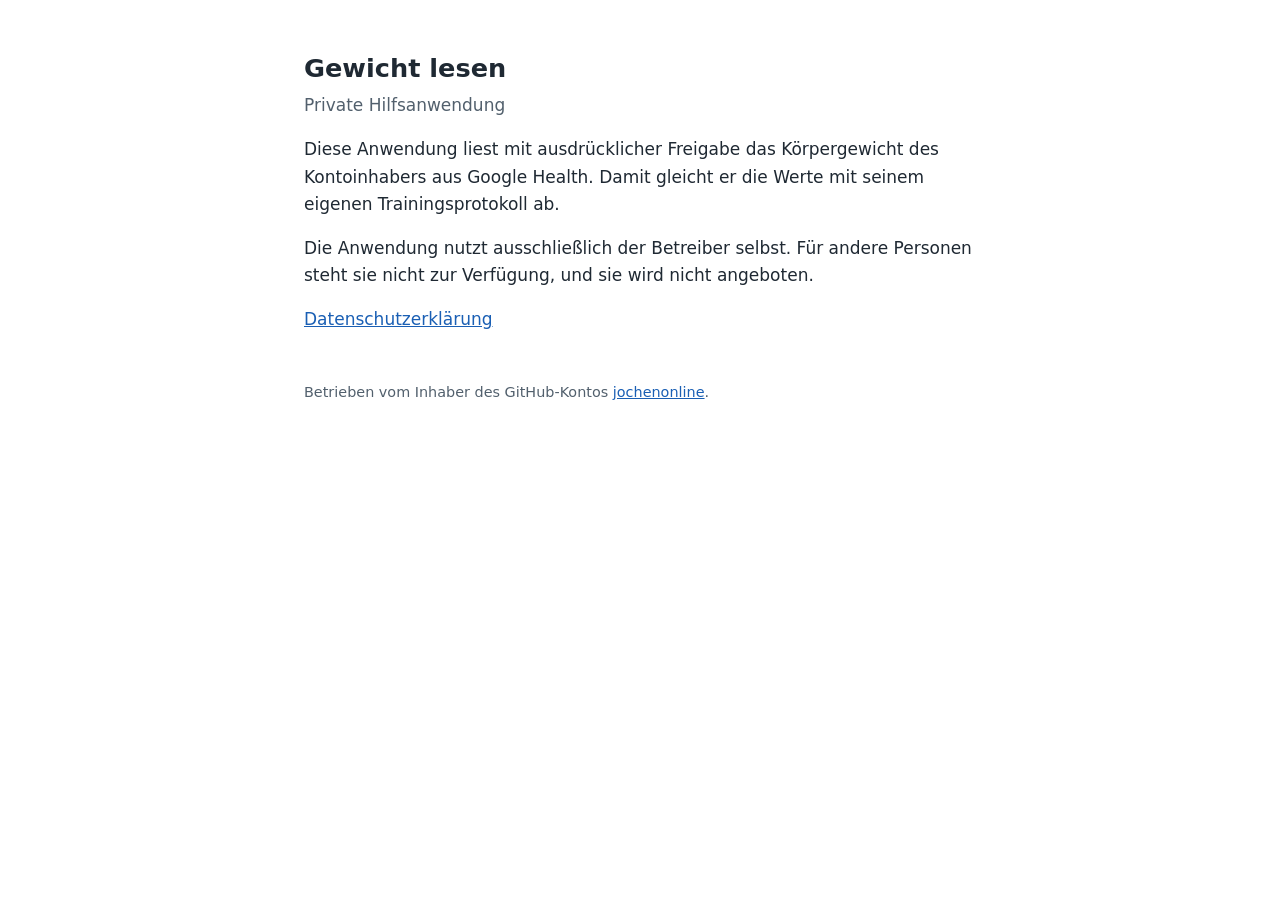
<file: index.html>
<!doctype html>
<html lang="de">
<head>
<meta charset="utf-8">
<meta name="viewport" content="width=device-width, initial-scale=1">
<title>Gewicht lesen</title>
<link rel="stylesheet" href="style.css">
</head>
<body>
<h1>Gewicht lesen</h1>
<p class="unter">Private Hilfsanwendung</p>
<p>Diese Anwendung liest mit ausdrücklicher Freigabe das Körpergewicht des Kontoinhabers aus Google Health. Damit gleicht er die Werte mit seinem eigenen Trainingsprotokoll ab.</p>
<p>Die Anwendung nutzt ausschließlich der Betreiber selbst. Für andere Personen steht sie nicht zur Verfügung, und sie wird nicht angeboten.</p>
<p><a href="datenschutz.html">Datenschutzerklärung</a></p>
<footer>Betrieben vom Inhaber des GitHub-Kontos <a href="https://github.com/jochenonline">jochenonline</a>.</footer>
</body>
</html>
</file>
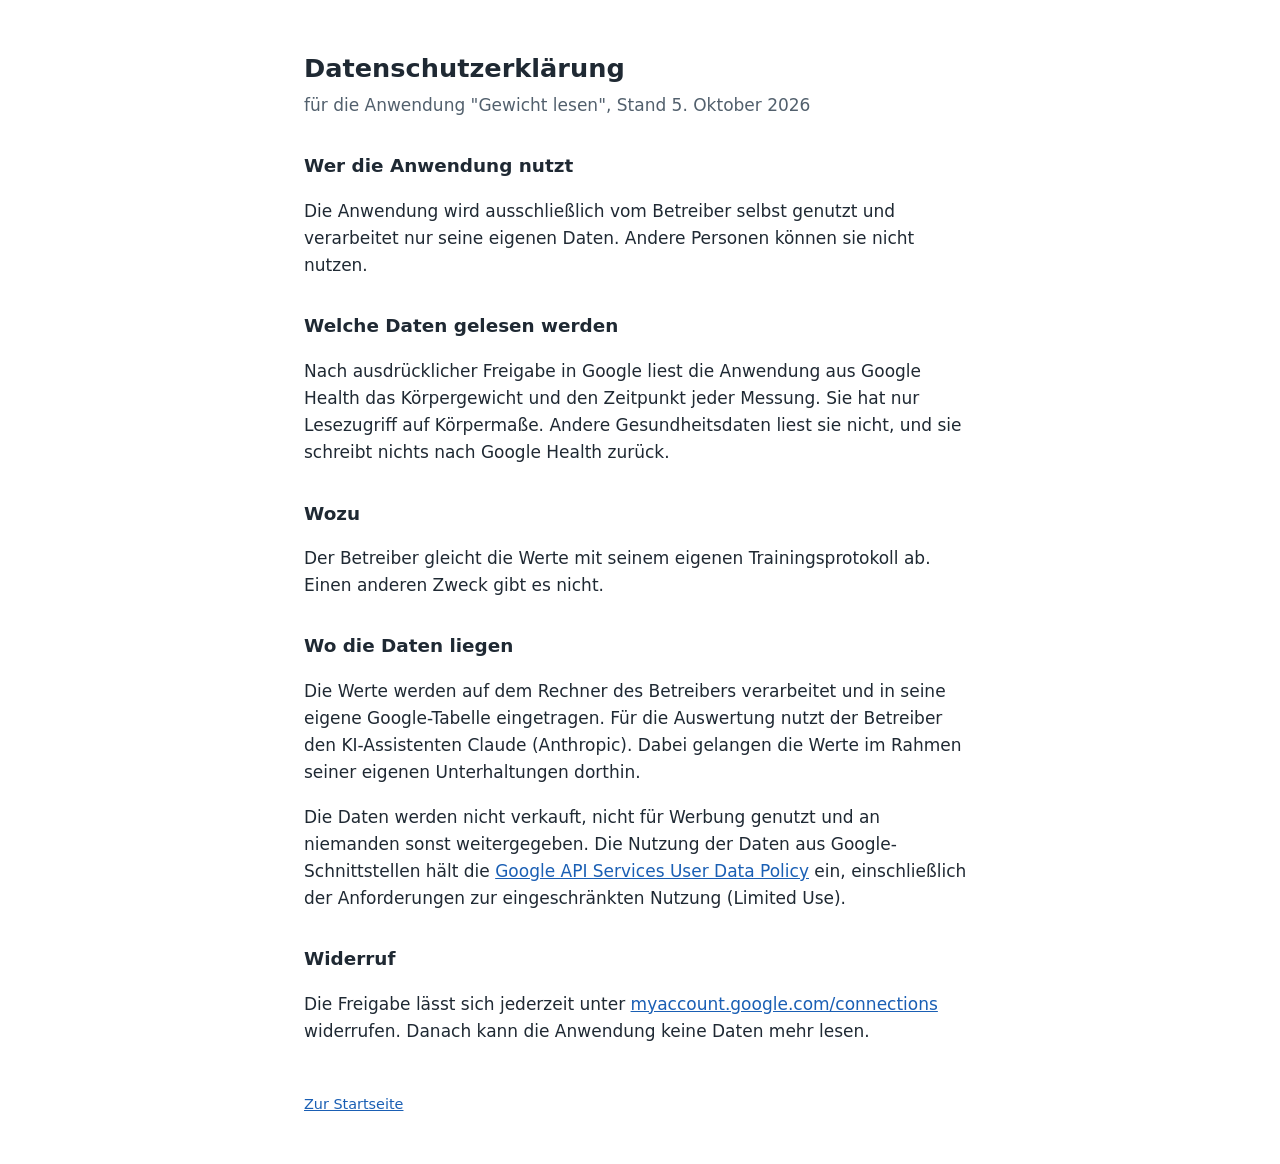
<file: datenschutz.html>
<!doctype html>
<html lang="de">
<head>
<meta charset="utf-8">
<meta name="viewport" content="width=device-width, initial-scale=1">
<title>Datenschutz</title>
<link rel="stylesheet" href="style.css">
</head>
<body>
<h1>Datenschutzerklärung</h1>
<p class="unter">für die Anwendung "Gewicht lesen", Stand 5. Oktober 2026</p>

<h2>Wer die Anwendung nutzt</h2>
<p>Die Anwendung wird ausschließlich vom Betreiber selbst genutzt und verarbeitet nur seine eigenen Daten. Andere Personen können sie nicht nutzen.</p>

<h2>Welche Daten gelesen werden</h2>
<p>Nach ausdrücklicher Freigabe in Google liest die Anwendung aus Google Health das Körpergewicht und den Zeitpunkt jeder Messung. Sie hat nur Lesezugriff auf Körpermaße. Andere Gesundheitsdaten liest sie nicht, und sie schreibt nichts nach Google Health zurück.</p>

<h2>Wozu</h2>
<p>Der Betreiber gleicht die Werte mit seinem eigenen Trainingsprotokoll ab. Einen anderen Zweck gibt es nicht.</p>

<h2>Wo die Daten liegen</h2>
<p>Die Werte werden auf dem Rechner des Betreibers verarbeitet und in seine eigene Google-Tabelle eingetragen. Für die Auswertung nutzt der Betreiber den KI-Assistenten Claude (Anthropic). Dabei gelangen die Werte im Rahmen seiner eigenen Unterhaltungen dorthin.</p>
<p>Die Daten werden nicht verkauft, nicht für Werbung genutzt und an niemanden sonst weitergegeben. Die Nutzung der Daten aus Google-Schnittstellen hält die <a href="https://developers.google.com/terms/api-services-user-data-policy">Google API Services User Data Policy</a> ein, einschließlich der Anforderungen zur eingeschränkten Nutzung (Limited Use).</p>

<h2>Widerruf</h2>
<p>Die Freigabe lässt sich jederzeit unter <a href="https://myaccount.google.com/connections">myaccount.google.com/connections</a> widerrufen. Danach kann die Anwendung keine Daten mehr lesen.</p>

<footer><a href="index.html">Zur Startseite</a></footer>
</body>
</html>
</file>
<file: style.css>
body { font: 17px/1.6 system-ui, -apple-system, "Segoe UI", sans-serif; max-width: 42rem; margin: 3rem auto; padding: 0 1rem; color: #1f2933; background: #fff; }
h1 { font-size: 1.6rem; margin-bottom: .2rem; }
h2 { font-size: 1.15rem; margin-top: 2rem; }
.unter { color: #52606d; margin-top: 0; }
a { color: #1a5fb4; }
footer { margin-top: 3rem; font-size: .9rem; color: #52606d; }
@media (prefers-color-scheme: dark) { body { color: #e4e7eb; background: #1f2933; } .unter, footer { color: #9aa5b1; } a { color: #8ab4f8; } }
</file>
